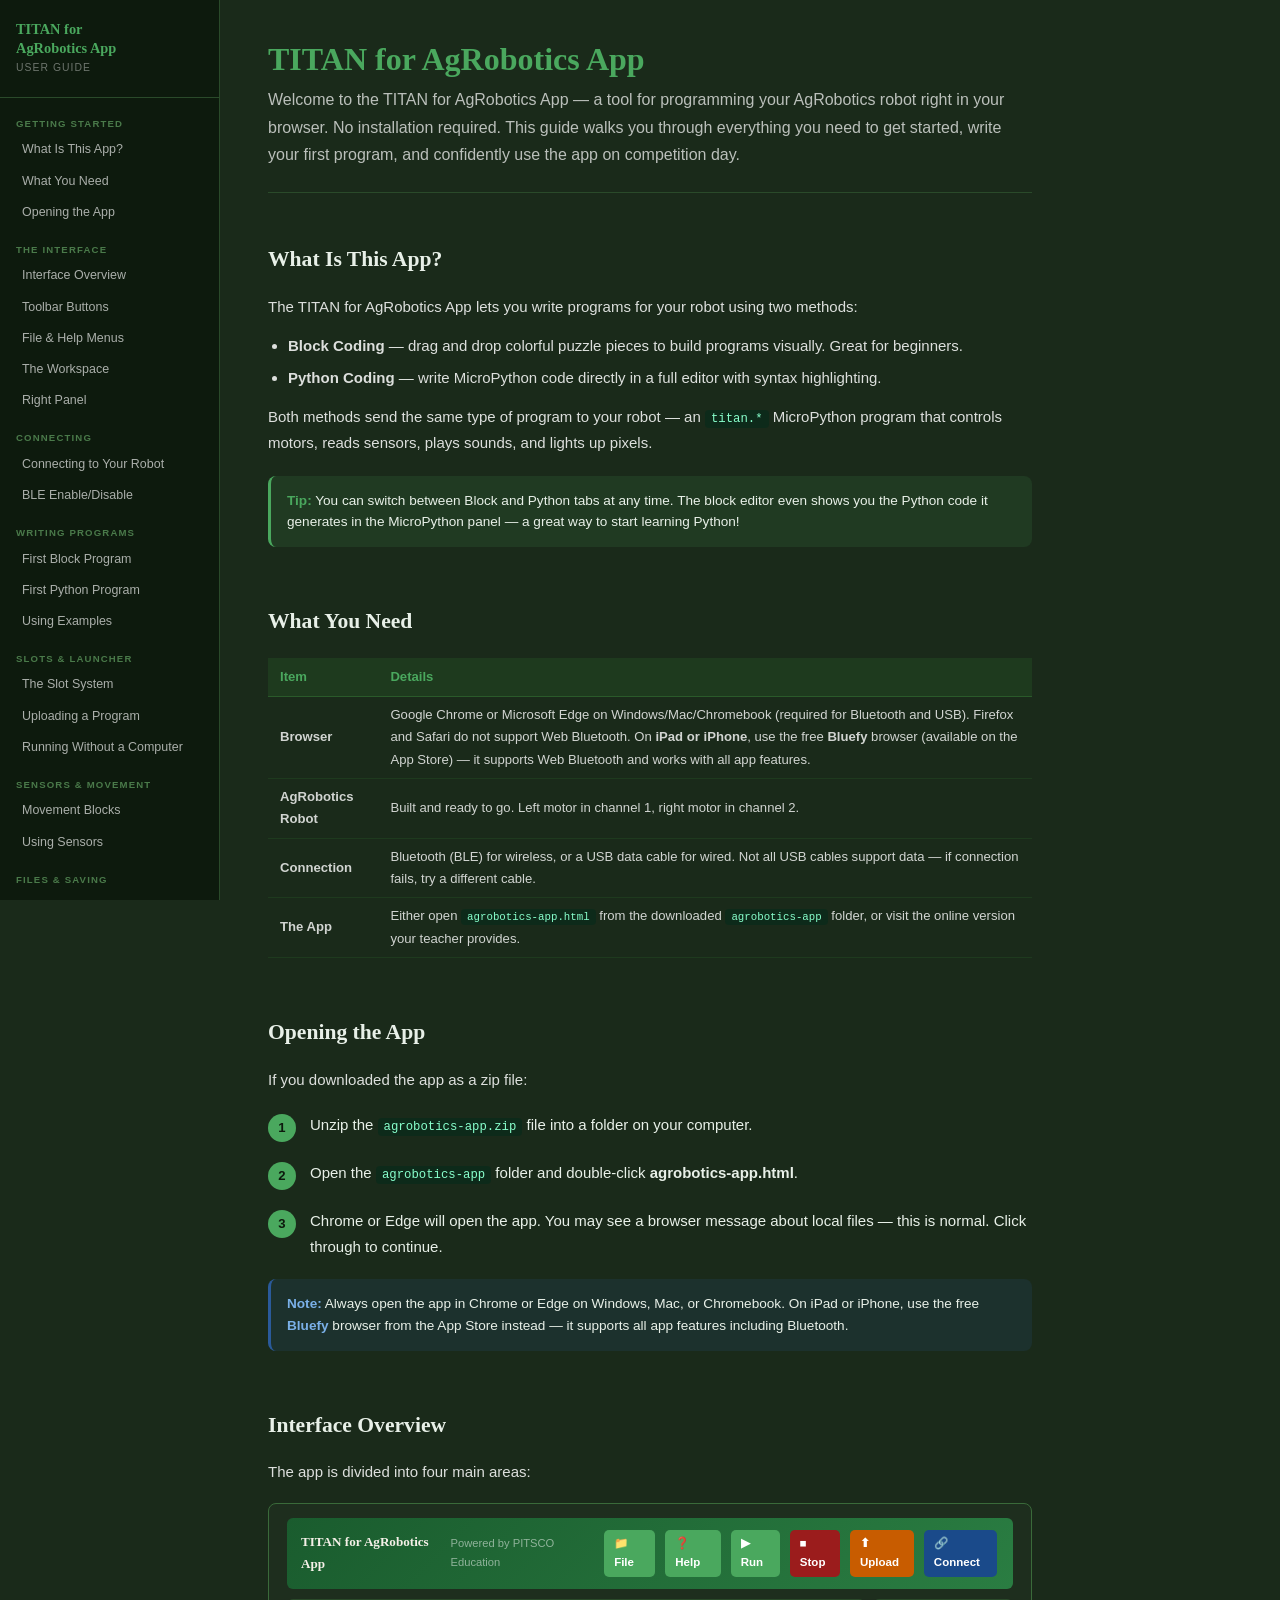
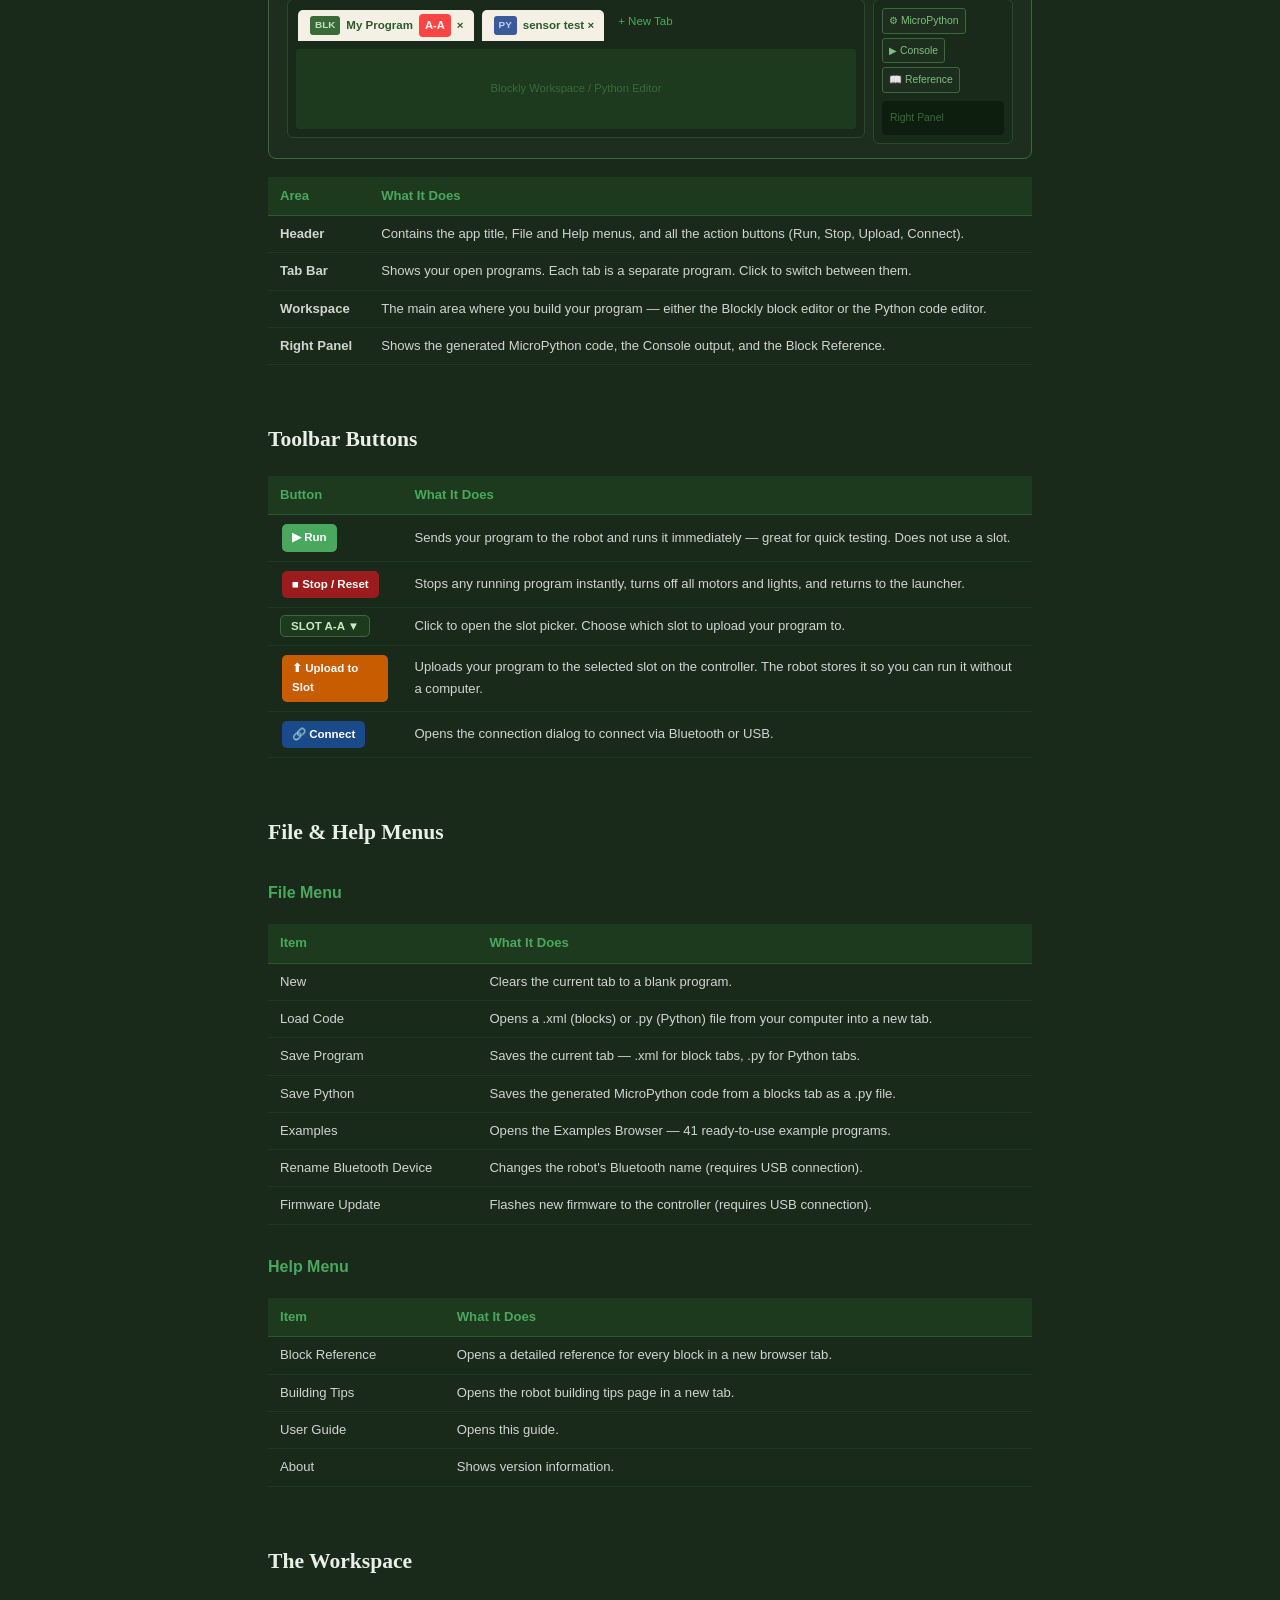
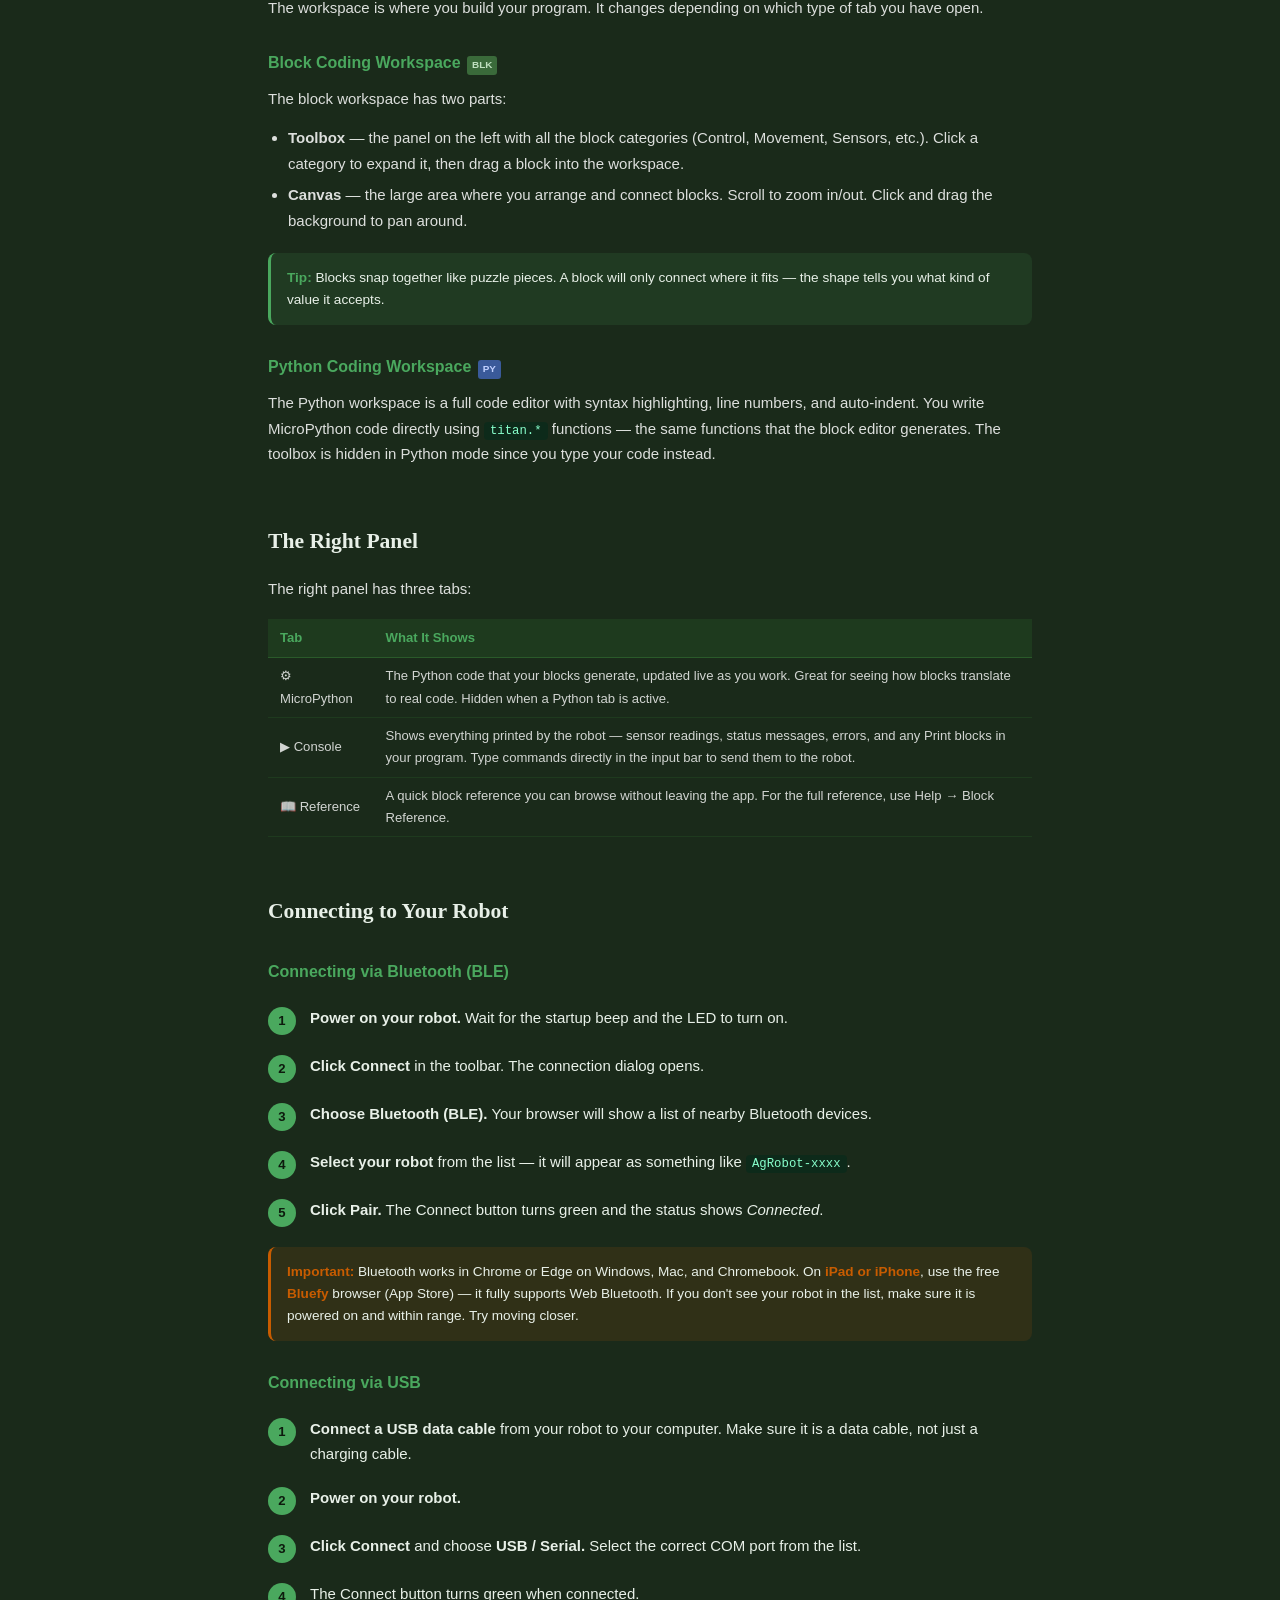
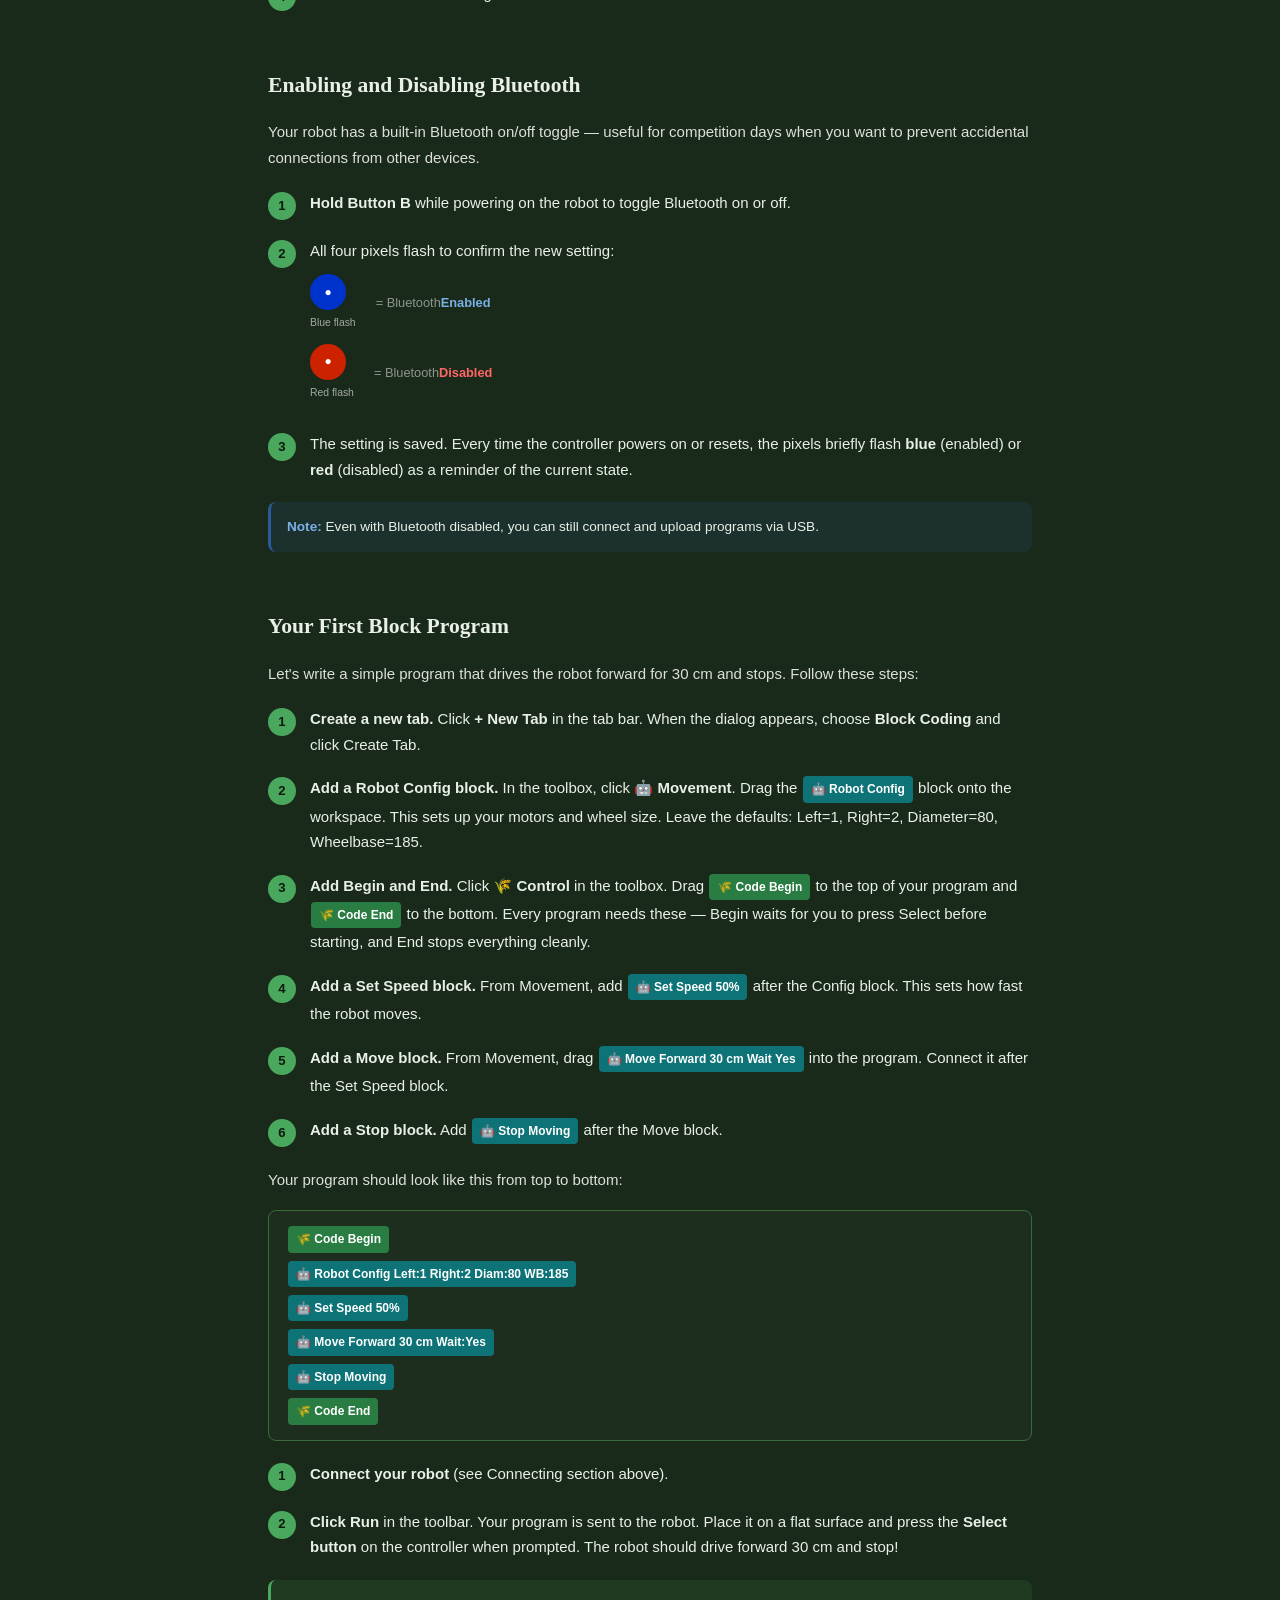
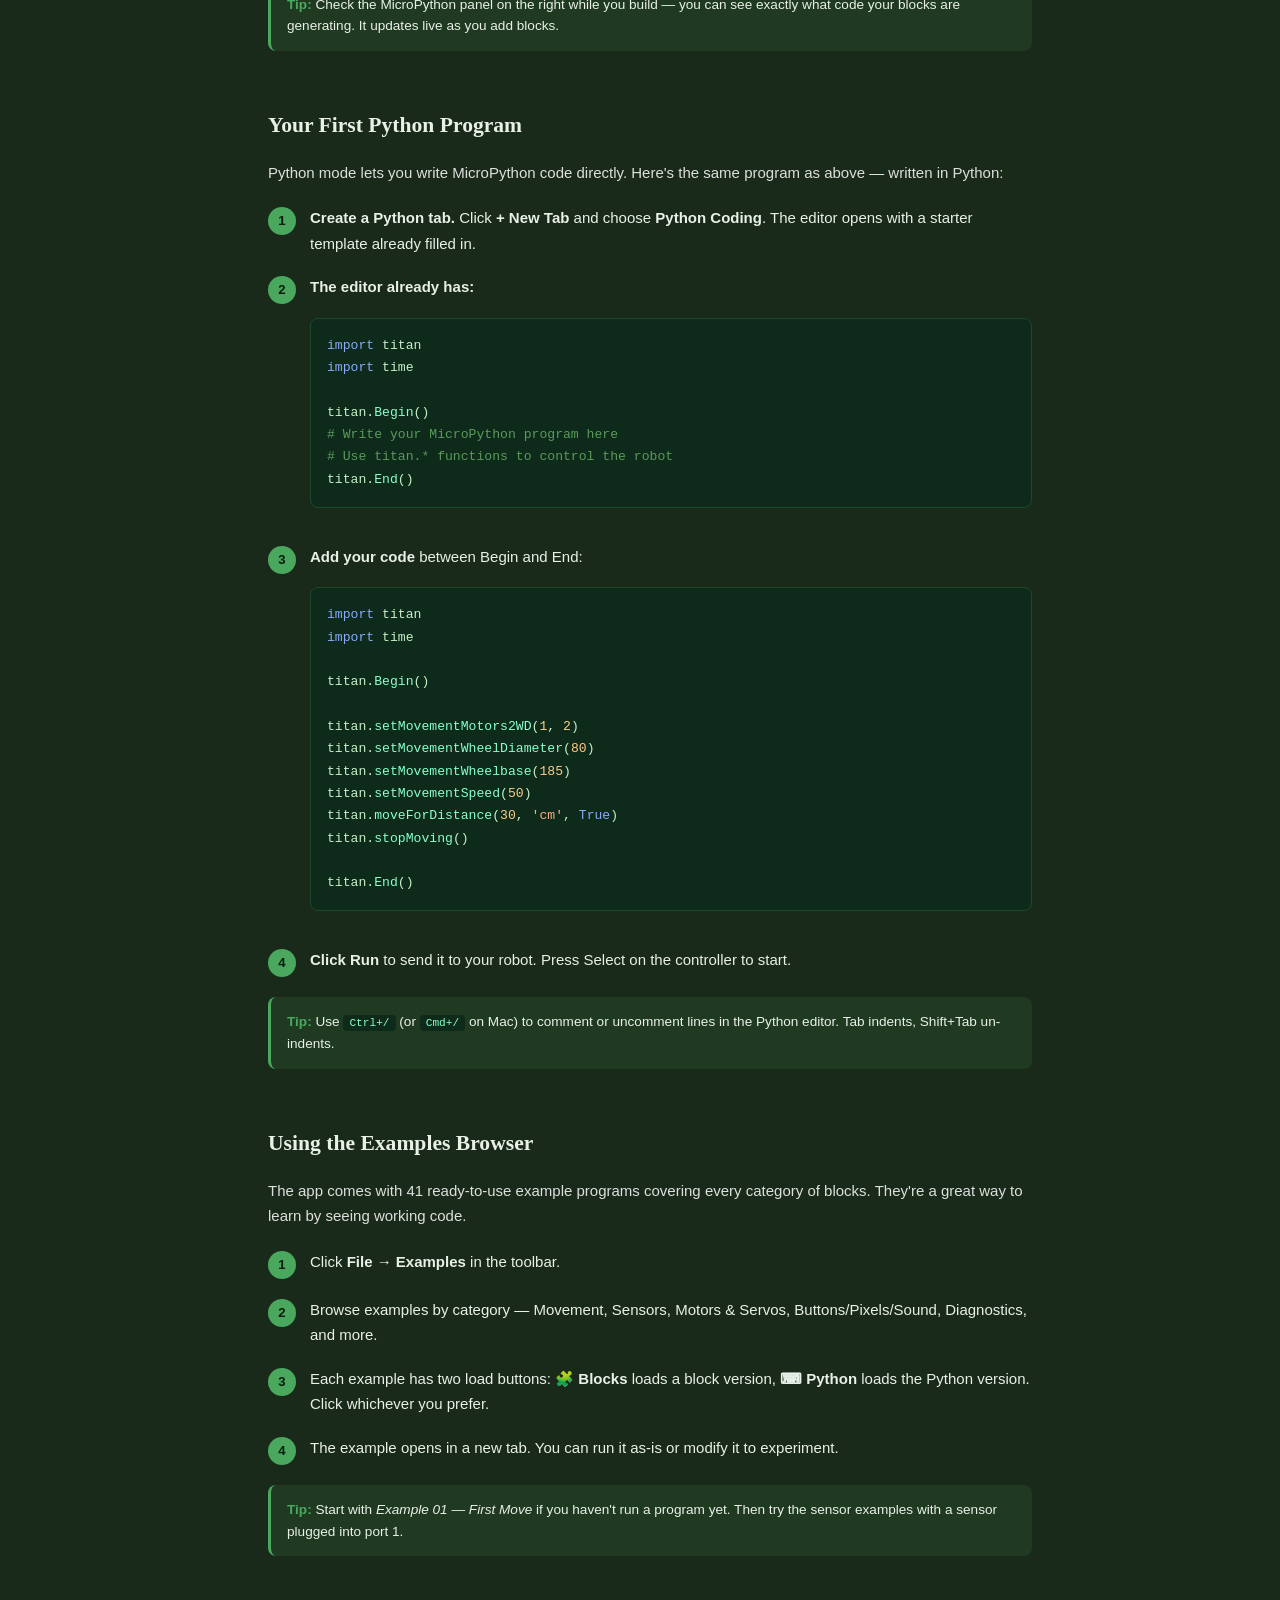
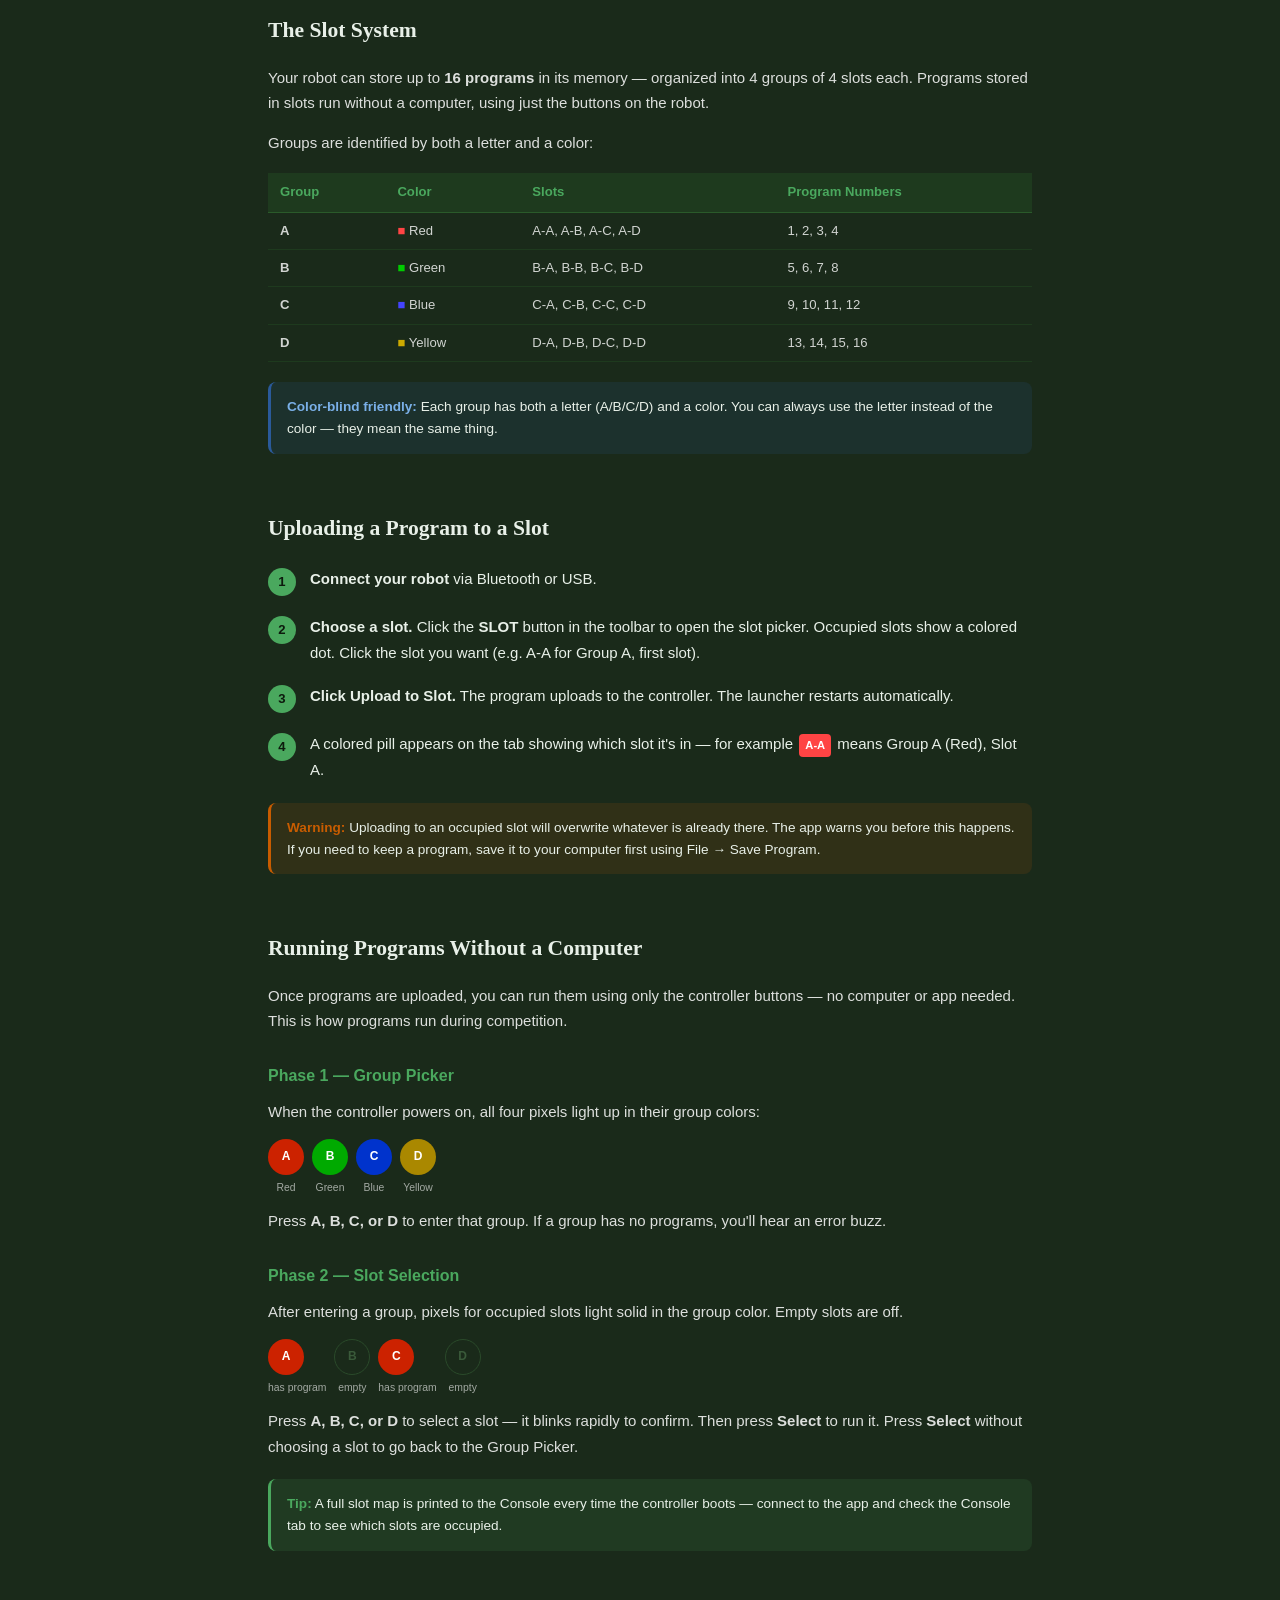
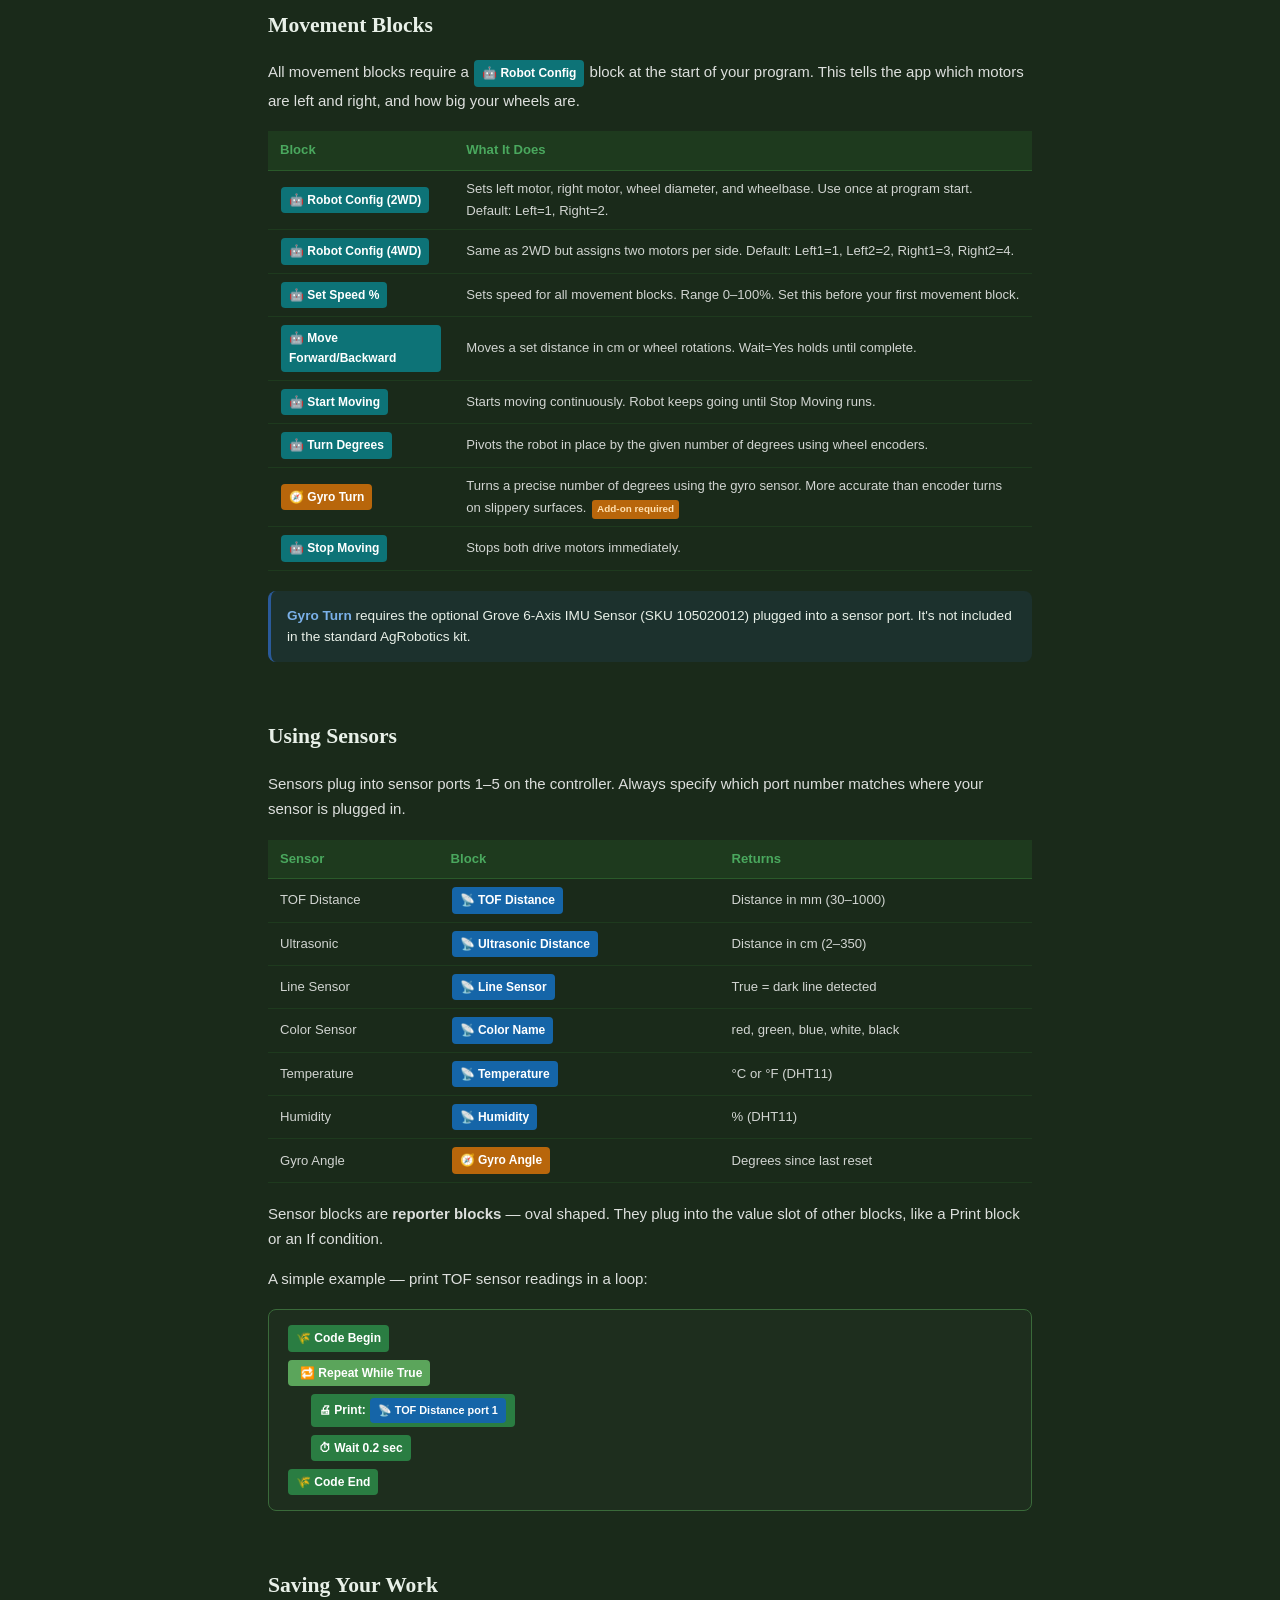
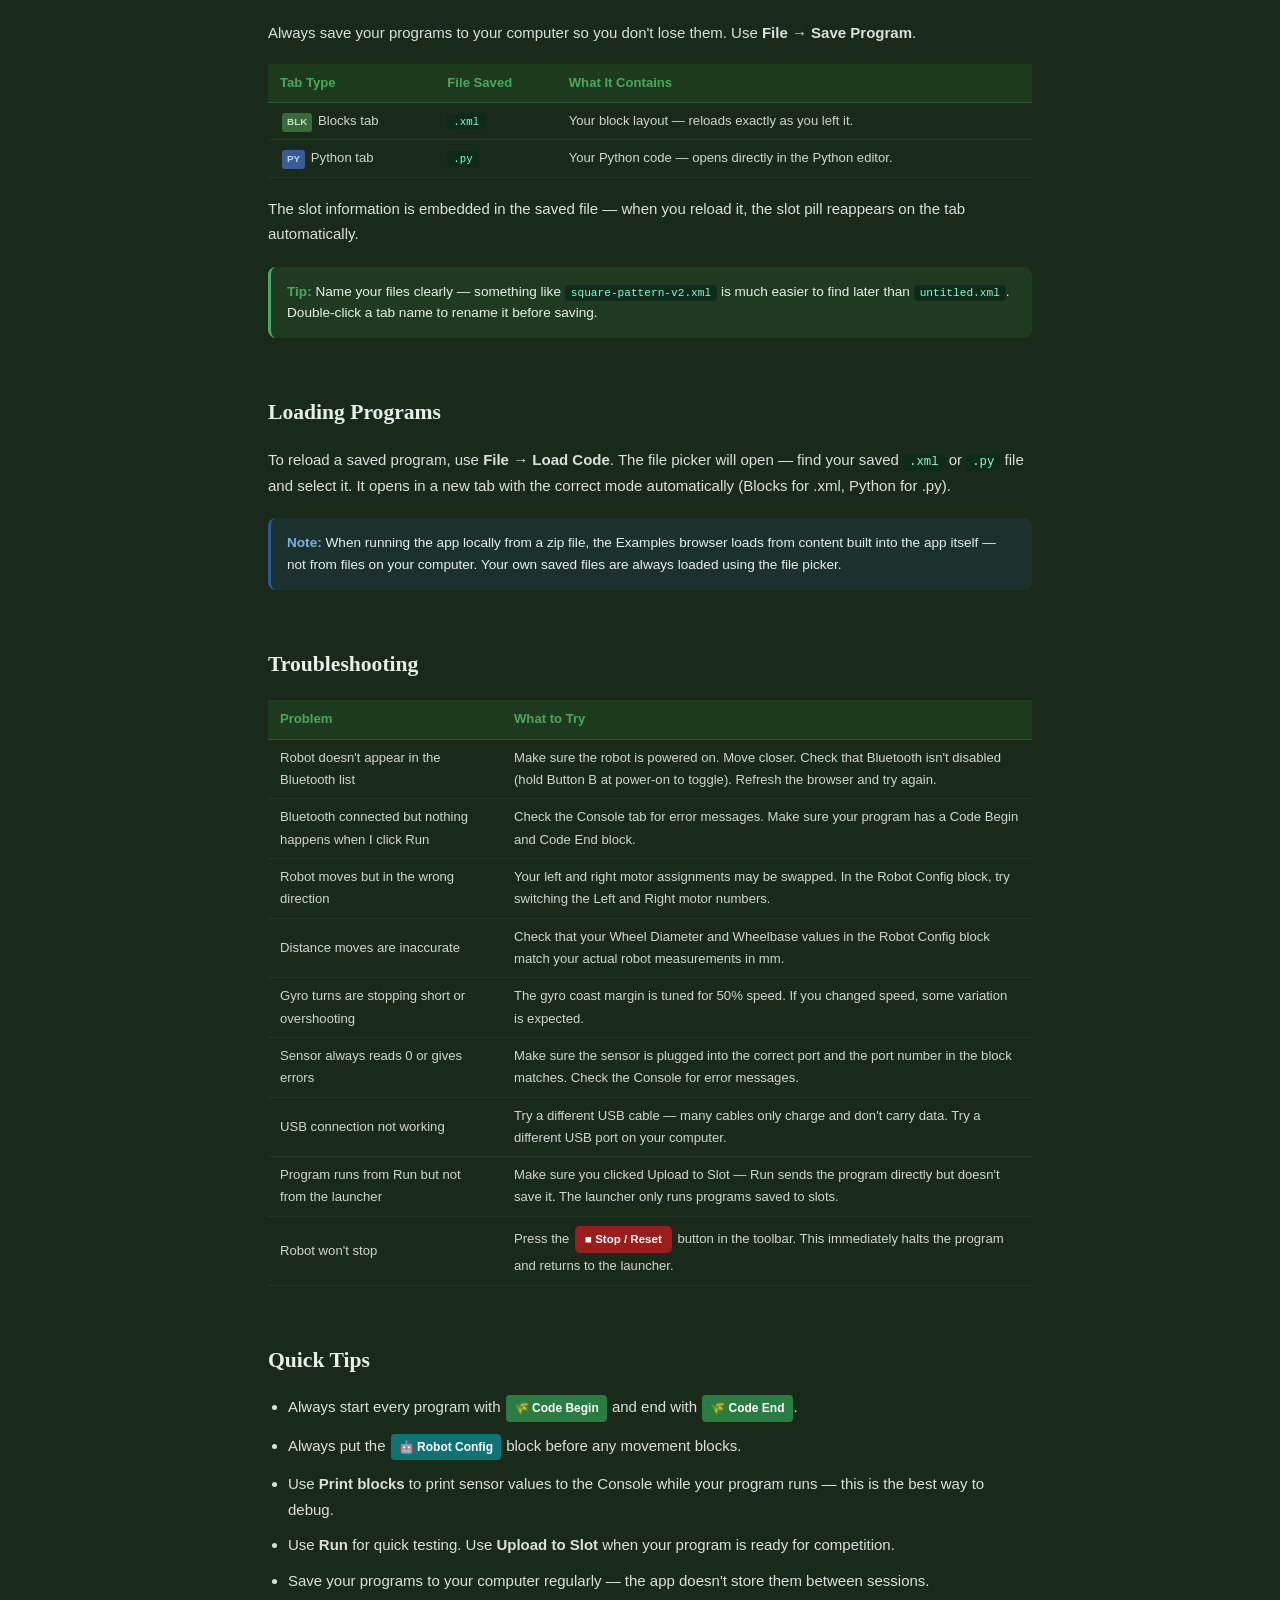
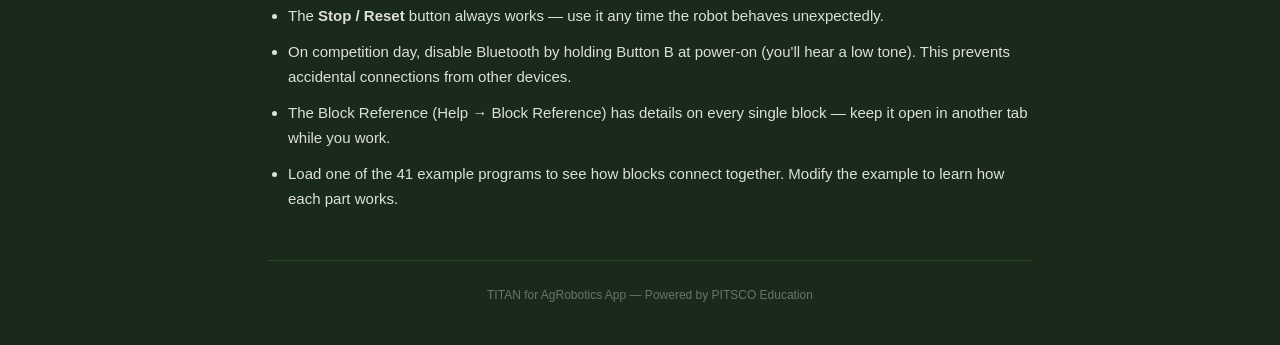
<file: guide.html>
<!DOCTYPE html>
<html lang="en">
<head>
<meta charset="utf-8">
<meta name="viewport" content="width=device-width, initial-scale=1.0">
<title>TITAN for AgRobotics App — User Guide</title>
<style>
  *{box-sizing:border-box;margin:0;padding:0}
  body{font-family:'Segoe UI',Arial,sans-serif;background:#1a2a1a;color:#e8f0e8;
    padding:0;margin:0;font-size:15px;line-height:1.7;}

  /* ── Layout ── */
  #sidebar{position:fixed;left:0;top:0;bottom:0;width:220px;background:#0d1a0d;
    border-right:1px solid #2a4a2a;overflow-y:auto;padding:20px 0;z-index:100;}
  #content{margin-left:220px;padding:40px 48px;max-width:860px;}

  /* ── Sidebar ── */
  .sidebar-logo{padding:0 16px 20px;border-bottom:1px solid #2a4a2a;margin-bottom:12px;}
  .sidebar-logo-title{font-size:.9rem;font-weight:700;color:#4aa85e;
    font-family:Georgia,serif;line-height:1.3;}
  .sidebar-logo-sub{font-size:.65rem;color:rgba(255,255,255,.4);
    text-transform:uppercase;letter-spacing:.1em;margin-top:2px;}
  .nav-section{padding:6px 16px 2px;font-size:.6rem;font-weight:800;
    color:#4a7a4a;letter-spacing:.12em;text-transform:uppercase;margin-top:8px;}
  .nav-link{display:block;padding:5px 16px 5px 20px;font-size:.78rem;
    color:rgba(255,255,255,.65);text-decoration:none;border-left:2px solid transparent;
    transition:color .15s,border-color .15s;}
  .nav-link:hover{color:#4aa85e;border-left-color:#4aa85e;}
  .nav-link.active{color:#4aa85e;border-left-color:#4aa85e;font-weight:700;}

  /* ── Content headings ── */
  h1{font-family:Georgia,serif;font-size:2rem;font-weight:700;color:#4aa85e;
    margin-bottom:8px;line-height:1.2;}
  .guide-intro{font-size:1rem;color:rgba(255,255,255,.7);margin-bottom:40px;
    padding-bottom:24px;border-bottom:1px solid #2a4a2a;}
  h2{font-family:Georgia,serif;font-size:1.35rem;font-weight:700;color:#e8f0e8;
    margin:48px 0 16px;padding-top:8px;}
  h2:first-of-type{margin-top:0;}
  h3{font-size:1rem;font-weight:700;color:#4aa85e;margin:28px 0 10px;}
  p{margin-bottom:14px;color:rgba(255,255,255,.85);}
  p:last-child{margin-bottom:0;}

  /* ── Section anchors ── */
  .section{scroll-margin-top:24px;}

  /* ── Tip/warning boxes ── */
  .tip,.warn,.note{border-radius:8px;padding:14px 16px;margin:20px 0;
    font-size:.85rem;line-height:1.6;}
  .tip{background:rgba(74,168,94,.12);border-left:3px solid #4aa85e;}
  .tip strong{color:#4aa85e;}
  .warn{background:rgba(200,92,0,.12);border-left:3px solid #c85c00;}
  .warn strong{color:#c85c00;}
  .note{background:rgba(42,90,154,.15);border-left:3px solid #2a5a9a;}
  .note strong{color:#7ab0e8;}

  /* ── Steps ── */
  .steps{counter-reset:step;margin:20px 0;}
  .step{display:flex;gap:14px;margin-bottom:18px;align-items:flex-start;}
  .step-num{counter-increment:step;content:counter(step);
    min-width:28px;height:28px;border-radius:50%;
    background:#4aa85e;color:#0d1a0d;font-weight:800;font-size:.82rem;
    display:flex;align-items:center;justify-content:center;flex-shrink:0;margin-top:2px;}
  .step-num::before{content:counter(step);}
  .step-body{flex:1;}
  .step-body strong{color:#e8f0e8;}

  /* ── UI mock elements ── */
  .ui-mock{background:#1e2e1e;border:1px solid #3a6a3a;border-radius:8px;
    padding:14px 18px;margin:18px 0;font-size:.82rem;}
  .ui-mock-header{background:linear-gradient(135deg,#1a5c2e,#2a7d42);
    border-radius:6px;padding:10px 14px;margin-bottom:10px;
    display:flex;align-items:center;gap:10px;}
  .ui-pill{display:inline-flex;align-items:center;gap:4px;
    padding:4px 10px;border-radius:5px;font-size:.72rem;font-weight:700;
    margin:2px;}
  .pill-green{background:#4aa85e;color:#fff;}
  .pill-red{background:#9b1c1c;color:#fff;}
  .pill-blue{background:#1a4a8a;color:#fff;}
  .pill-orange{background:#c85c00;color:#fff;}
  .pill-dark{background:#1e2e1e;border:1px solid #3a6a3a;color:#c8e8c8;}
  .slot-pill{display:inline-block;padding:2px 6px;border-radius:4px;
    font-size:.7rem;font-weight:800;color:#fff;margin:0 2px;}
  .tab-mock{display:inline-flex;align-items:center;gap:4px;
    background:#f5f0e4;color:#2a5a2a;padding:4px 10px;border-radius:5px 5px 0 0;
    font-size:.72rem;font-weight:600;margin:2px 2px 0;}
  .badge{display:inline-block;padding:1px 5px;border-radius:3px;
    font-size:.62rem;font-weight:800;margin:0 2px;}
  .badge-blk{background:#3a6a3a;color:#c0e0c0;}
  .badge-py{background:#3a5a9a;color:#c0d0ff;}
  .badge-addon{background:#b8660b;color:#ffe0b0;}

  /* ── Code snippets ── */
  code{background:#0d2a1a;color:#88ffcc;padding:2px 6px;border-radius:4px;
    font-family:'Courier New',monospace;font-size:.82em;}
  pre{background:#0d2a1a;color:#c8f0c8;padding:16px;border-radius:8px;
    font-family:'Courier New',monospace;font-size:.82rem;line-height:1.7;
    overflow-x:auto;margin:18px 0;border:1px solid #1a4a2a;}
  pre .cm{color:#5a9a5a;}
  pre .kw{color:#88aaff;}
  pre .fn{color:#88ffcc;}
  pre .num{color:#ffcc88;}
  pre .str{color:#ffaa88;}

  /* ── Tables ── */
  table{width:100%;border-collapse:collapse;margin:18px 0;font-size:.82rem;}
  th{background:#1e3a1e;color:#4aa85e;text-align:left;padding:8px 12px;
    font-weight:700;border-bottom:1px solid #2a5a2a;}
  td{padding:7px 12px;border-bottom:1px solid #1e3a1e;color:rgba(255,255,255,.8);}
  tr:hover td{background:rgba(74,168,94,.05);}

  /* ── Block colors ── */
  .blk{display:inline-flex;align-items:center;gap:3px;padding:3px 8px;
    border-radius:4px;font-size:.75rem;font-weight:700;color:#fff;margin:1px;}
  .blk-control{background:#2a7d42;}
  .blk-move{background:#0d7377;}
  .blk-motor{background:#8B4513;}
  .blk-sensor{background:#1565a8;}
  .blk-pixel{background:#b8860b;}
  .blk-sound{background:#7b3f8c;}
  .blk-logic{background:#5b73a5;}
  .blk-loop{background:#5ba55b;}
  .blk-op{background:#5b5ba5;}
  .blk-gyro{background:#b8660b;}

  /* ── Pixel dots for launcher diagram ── */
  .pixel-row{display:flex;gap:8px;margin:12px 0;}
  .pixel{width:36px;height:36px;border-radius:50%;display:flex;
    align-items:center;justify-content:center;font-weight:800;font-size:.75rem;color:#fff;}
  .px-red{background:#cc2200;}
  .px-green{background:#00aa00;}
  .px-blue{background:#0033cc;}
  .px-yellow{background:#aa8800;color:#fff;}
  .px-off{background:#1a2a1a;border:1px solid #2a4a2a;color:#3a5a3a;}

  /* ── Responsive ── */
  @media(max-width:700px){
    #sidebar{display:none;}
    #content{margin-left:0;padding:24px 20px;}
  }
</style>
</head>
<body>

<!-- SIDEBAR NAV -->
<nav id="sidebar">
  <div class="sidebar-logo">
    <div class="sidebar-logo-title">TITAN for<br>AgRobotics App</div>
    <div class="sidebar-logo-sub">User Guide</div>
  </div>
  <div class="nav-section">Getting Started</div>
  <a class="nav-link" href="#intro">What Is This App?</a>
  <a class="nav-link" href="#what-you-need">What You Need</a>
  <a class="nav-link" href="#opening">Opening the App</a>
  <div class="nav-section">The Interface</div>
  <a class="nav-link" href="#interface">Interface Overview</a>
  <a class="nav-link" href="#toolbar">Toolbar Buttons</a>
  <a class="nav-link" href="#menus">File & Help Menus</a>
  <a class="nav-link" href="#workspace">The Workspace</a>
  <a class="nav-link" href="#right-panel">Right Panel</a>
  <div class="nav-section">Connecting</div>
  <a class="nav-link" href="#connecting">Connecting to Your Robot</a>
  <a class="nav-link" href="#ble-toggle">BLE Enable/Disable</a>
  <div class="nav-section">Writing Programs</div>
  <a class="nav-link" href="#first-blocks">First Block Program</a>
  <a class="nav-link" href="#first-python">First Python Program</a>
  <a class="nav-link" href="#examples">Using Examples</a>
  <div class="nav-section">Slots & Launcher</div>
  <a class="nav-link" href="#slots">The Slot System</a>
  <a class="nav-link" href="#uploading">Uploading a Program</a>
  <a class="nav-link" href="#launcher">Running Without a Computer</a>
  <div class="nav-section">Sensors & Movement</div>
  <a class="nav-link" href="#movement">Movement Blocks</a>
  <a class="nav-link" href="#sensors">Using Sensors</a>
  <div class="nav-section">Files & Saving</div>
  <a class="nav-link" href="#saving">Saving Your Work</a>
  <a class="nav-link" href="#loading">Loading Programs</a>
  <div class="nav-section">Help</div>
  <a class="nav-link" href="#troubleshooting">Troubleshooting</a>
  <a class="nav-link" href="#tips">Quick Tips</a>
</nav>

<!-- MAIN CONTENT -->
<main id="content">

  <h1>TITAN for AgRobotics App</h1>
  <div class="guide-intro">
    Welcome to the TITAN for AgRobotics App — a tool for programming your AgRobotics robot
    right in your browser. No installation required. This guide walks you through everything
    you need to get started, write your first program, and confidently use the app on
    competition day.
  </div>

  <!-- ═══════════════════════════════════════════════════════════════ -->
  <h2 class="section" id="intro">What Is This App?</h2>

  <p>The TITAN for AgRobotics App lets you write programs for your robot using two methods:</p>
  <ul style="margin:0 0 14px 20px;color:rgba(255,255,255,.85);">
    <li style="margin-bottom:6px;"><strong>Block Coding</strong> — drag and drop colorful puzzle pieces to build programs visually. Great for beginners.</li>
    <li style="margin-bottom:6px;"><strong>Python Coding</strong> — write MicroPython code directly in a full editor with syntax highlighting.</li>
  </ul>
  <p>Both methods send the same type of program to your robot — an <code>titan.*</code> MicroPython program that controls motors, reads sensors, plays sounds, and lights up pixels.</p>

  <div class="tip"><strong>Tip:</strong> You can switch between Block and Python tabs at any time. The block editor even shows you the Python code it generates in the MicroPython panel — a great way to start learning Python!</div>

  <!-- ═══════════════════════════════════════════════════════════════ -->
  <h2 class="section" id="what-you-need">What You Need</h2>

  <table>
    <tr><th>Item</th><th>Details</th></tr>
    <tr><td><strong>Browser</strong></td><td>Google Chrome or Microsoft Edge on Windows/Mac/Chromebook (required for Bluetooth and USB). Firefox and Safari do not support Web Bluetooth. On <strong>iPad or iPhone</strong>, use the free <strong>Bluefy</strong> browser (available on the App Store) — it supports Web Bluetooth and works with all app features.</td></tr>
    <tr><td><strong>AgRobotics Robot</strong></td><td>Built and ready to go. Left motor in channel 1, right motor in channel 2.</td></tr>
    <tr><td><strong>Connection</strong></td><td>Bluetooth (BLE) for wireless, or a USB data cable for wired. Not all USB cables support data — if connection fails, try a different cable.</td></tr>
    <tr><td><strong>The App</strong></td><td>Either open <code>agrobotics-app.html</code> from the downloaded <code>agrobotics-app</code> folder, or visit the online version your teacher provides.</td></tr>
  </table>

  <!-- ═══════════════════════════════════════════════════════════════ -->
  <h2 class="section" id="opening">Opening the App</h2>

  <p>If you downloaded the app as a zip file:</p>
  <div class="steps">
    <div class="step"><div class="step-num"></div><div class="step-body">Unzip the <code>agrobotics-app.zip</code> file into a folder on your computer.</div></div>
    <div class="step"><div class="step-num"></div><div class="step-body">Open the <code>agrobotics-app</code> folder and double-click <strong>agrobotics-app.html</strong>.</div></div>
    <div class="step"><div class="step-num"></div><div class="step-body">Chrome or Edge will open the app. You may see a browser message about local files — this is normal. Click through to continue.</div></div>
  </div>

  <div class="note"><strong>Note:</strong> Always open the app in Chrome or Edge on Windows, Mac, or Chromebook. On iPad or iPhone, use the free <strong>Bluefy</strong> browser from the App Store instead — it supports all app features including Bluetooth.</div>

  <!-- ═══════════════════════════════════════════════════════════════ -->
  <h2 class="section" id="interface">Interface Overview</h2>

  <p>The app is divided into four main areas:</p>

  <div class="ui-mock">
    <div class="ui-mock-header">
      <span style="color:#f5f0e8;font-weight:700;font-family:Georgia,serif;">TITAN for AgRobotics App</span>
      <span style="color:rgba(255,255,255,.5);font-size:.7rem;">Powered by PITSCO Education</span>
      <span style="margin-left:auto;display:flex;gap:6px;">
        <span class="ui-pill pill-green">📁 File</span>
        <span class="ui-pill pill-green">❓ Help</span>
        <span class="ui-pill pill-green">▶ Run</span>
        <span class="ui-pill pill-red">■ Stop</span>
        <span class="ui-pill pill-orange">⬆ Upload</span>
        <span class="ui-pill pill-blue">🔗 Connect</span>
      </span>
    </div>
    <div style="display:flex;gap:8px;align-items:flex-start;font-size:.72rem;">
      <div style="flex:1;background:#1a2a1a;border:1px solid #2a4a2a;border-radius:6px;padding:8px;">
        <div style="display:flex;gap:4px;margin-bottom:8px;">
          <span class="tab-mock"><span class="badge badge-blk">BLK</span> My Program <span class="slot-pill" style="background:#ff4444;">A-A</span> ×</span>
          <span class="tab-mock"><span class="badge badge-py">PY</span> sensor test ×</span>
          <span style="padding:4px 8px;font-size:.72rem;color:#4aa85e;cursor:pointer;">+ New Tab</span>
        </div>
        <div style="background:#1e3a1e;border-radius:4px;padding:16px;min-height:80px;color:#3a6a3a;font-size:.7rem;text-align:center;padding-top:30px;">
          Blockly Workspace / Python Editor
        </div>
      </div>
      <div style="width:140px;background:#1a2a1a;border:1px solid #2a4a2a;border-radius:6px;padding:8px;">
        <div style="display:flex;gap:4px;margin-bottom:8px;flex-wrap:wrap;">
          <span style="font-size:.65rem;padding:3px 6px;background:#1e2e1e;border:1px solid #3a6a3a;border-radius:3px;color:#7dbf7d;">⚙ MicroPython</span>
          <span style="font-size:.65rem;padding:3px 6px;background:#1e2e1e;border:1px solid #3a6a3a;border-radius:3px;color:#7dbf7d;">▶ Console</span>
          <span style="font-size:.65rem;padding:3px 6px;background:#1e2e1e;border:1px solid #3a6a3a;border-radius:3px;color:#7dbf7d;">📖 Reference</span>
        </div>
        <div style="background:#0e1e0e;border-radius:4px;padding:8px;font-size:.65rem;color:#3a6a3a;">Right Panel</div>
      </div>
    </div>
  </div>

  <table>
    <tr><th>Area</th><th>What It Does</th></tr>
    <tr><td><strong>Header</strong></td><td>Contains the app title, File and Help menus, and all the action buttons (Run, Stop, Upload, Connect).</td></tr>
    <tr><td><strong>Tab Bar</strong></td><td>Shows your open programs. Each tab is a separate program. Click to switch between them.</td></tr>
    <tr><td><strong>Workspace</strong></td><td>The main area where you build your program — either the Blockly block editor or the Python code editor.</td></tr>
    <tr><td><strong>Right Panel</strong></td><td>Shows the generated MicroPython code, the Console output, and the Block Reference.</td></tr>
  </table>

  <!-- ═══════════════════════════════════════════════════════════════ -->
  <h2 class="section" id="toolbar">Toolbar Buttons</h2>

  <table>
    <tr><th>Button</th><th>What It Does</th></tr>
    <tr><td><span class="ui-pill pill-green" style="font-size:.72rem;">▶ Run</span></td><td>Sends your program to the robot and runs it immediately — great for quick testing. Does not use a slot.</td></tr>
    <tr><td><span class="ui-pill pill-red" style="font-size:.72rem;">■ Stop / Reset</span></td><td>Stops any running program instantly, turns off all motors and lights, and returns to the launcher.</td></tr>
    <tr><td><span style="background:#1e3a1e;border:1px solid #3a6a3a;color:#c8e8c8;padding:4px 10px;border-radius:5px;font-size:.72rem;font-weight:700;">SLOT A-A ▼</span></td><td>Click to open the slot picker. Choose which slot to upload your program to.</td></tr>
    <tr><td><span class="ui-pill pill-orange" style="font-size:.72rem;">⬆ Upload to Slot</span></td><td>Uploads your program to the selected slot on the controller. The robot stores it so you can run it without a computer.</td></tr>
    <tr><td><span class="ui-pill pill-blue" style="font-size:.72rem;">🔗 Connect</span></td><td>Opens the connection dialog to connect via Bluetooth or USB.</td></tr>
  </table>

  <!-- ═══════════════════════════════════════════════════════════════ -->
  <h2 class="section" id="menus">File & Help Menus</h2>

  <h3>File Menu</h3>
  <table>
    <tr><th>Item</th><th>What It Does</th></tr>
    <tr><td>New</td><td>Clears the current tab to a blank program.</td></tr>
    <tr><td>Load Code</td><td>Opens a .xml (blocks) or .py (Python) file from your computer into a new tab.</td></tr>
    <tr><td>Save Program</td><td>Saves the current tab — .xml for block tabs, .py for Python tabs.</td></tr>
    <tr><td>Save Python</td><td>Saves the generated MicroPython code from a blocks tab as a .py file.</td></tr>
    <tr><td>Examples</td><td>Opens the Examples Browser — 41 ready-to-use example programs.</td></tr>
    <tr><td>Rename Bluetooth Device</td><td>Changes the robot's Bluetooth name (requires USB connection).</td></tr>
    <tr><td>Firmware Update</td><td>Flashes new firmware to the controller (requires USB connection).</td></tr>
  </table>

  <h3>Help Menu</h3>
  <table>
    <tr><th>Item</th><th>What It Does</th></tr>
    <tr><td>Block Reference</td><td>Opens a detailed reference for every block in a new browser tab.</td></tr>
    <tr><td>Building Tips</td><td>Opens the robot building tips page in a new tab.</td></tr>
    <tr><td>User Guide</td><td>Opens this guide.</td></tr>
    <tr><td>About</td><td>Shows version information.</td></tr>
  </table>

  <!-- ═══════════════════════════════════════════════════════════════ -->
  <h2 class="section" id="workspace">The Workspace</h2>

  <p>The workspace is where you build your program. It changes depending on which type of tab you have open.</p>

  <h3>Block Coding Workspace <span class="badge badge-blk">BLK</span></h3>
  <p>The block workspace has two parts:</p>
  <ul style="margin:0 0 14px 20px;color:rgba(255,255,255,.85);">
    <li style="margin-bottom:6px;"><strong>Toolbox</strong> — the panel on the left with all the block categories (Control, Movement, Sensors, etc.). Click a category to expand it, then drag a block into the workspace.</li>
    <li style="margin-bottom:6px;"><strong>Canvas</strong> — the large area where you arrange and connect blocks. Scroll to zoom in/out. Click and drag the background to pan around.</li>
  </ul>
  <div class="tip"><strong>Tip:</strong> Blocks snap together like puzzle pieces. A block will only connect where it fits — the shape tells you what kind of value it accepts.</div>

  <h3>Python Coding Workspace <span class="badge badge-py">PY</span></h3>
  <p>The Python workspace is a full code editor with syntax highlighting, line numbers, and auto-indent. You write MicroPython code directly using <code>titan.*</code> functions — the same functions that the block editor generates. The toolbox is hidden in Python mode since you type your code instead.</p>

  <!-- ═══════════════════════════════════════════════════════════════ -->
  <h2 class="section" id="right-panel">The Right Panel</h2>

  <p>The right panel has three tabs:</p>
  <table>
    <tr><th>Tab</th><th>What It Shows</th></tr>
    <tr><td>⚙ MicroPython</td><td>The Python code that your blocks generate, updated live as you work. Great for seeing how blocks translate to real code. Hidden when a Python tab is active.</td></tr>
    <tr><td>▶ Console</td><td>Shows everything printed by the robot — sensor readings, status messages, errors, and any Print blocks in your program. Type commands directly in the input bar to send them to the robot.</td></tr>
    <tr><td>📖 Reference</td><td>A quick block reference you can browse without leaving the app. For the full reference, use Help → Block Reference.</td></tr>
  </table>

  <!-- ═══════════════════════════════════════════════════════════════ -->
  <h2 class="section" id="connecting">Connecting to Your Robot</h2>

  <h3>Connecting via Bluetooth (BLE)</h3>
  <div class="steps">
    <div class="step"><div class="step-num"></div><div class="step-body"><strong>Power on your robot.</strong> Wait for the startup beep and the LED to turn on.</div></div>
    <div class="step"><div class="step-num"></div><div class="step-body"><strong>Click Connect</strong> in the toolbar. The connection dialog opens.</div></div>
    <div class="step"><div class="step-num"></div><div class="step-body"><strong>Choose Bluetooth (BLE).</strong> Your browser will show a list of nearby Bluetooth devices.</div></div>
    <div class="step"><div class="step-num"></div><div class="step-body"><strong>Select your robot</strong> from the list — it will appear as something like <code>AgRobot-xxxx</code>.</div></div>
    <div class="step"><div class="step-num"></div><div class="step-body"><strong>Click Pair.</strong> The Connect button turns green and the status shows <em>Connected</em>.</div></div>
  </div>

  <div class="warn"><strong>Important:</strong> Bluetooth works in Chrome or Edge on Windows, Mac, and Chromebook. On <strong>iPad or iPhone</strong>, use the free <strong>Bluefy</strong> browser (App Store) — it fully supports Web Bluetooth. If you don't see your robot in the list, make sure it is powered on and within range. Try moving closer.</div>

  <h3>Connecting via USB</h3>
  <div class="steps">
    <div class="step"><div class="step-num"></div><div class="step-body"><strong>Connect a USB data cable</strong> from your robot to your computer. Make sure it is a data cable, not just a charging cable.</div></div>
    <div class="step"><div class="step-num"></div><div class="step-body"><strong>Power on your robot.</strong></div></div>
    <div class="step"><div class="step-num"></div><div class="step-body"><strong>Click Connect</strong> and choose <strong>USB / Serial.</strong> Select the correct COM port from the list.</div></div>
    <div class="step"><div class="step-num"></div><div class="step-body">The Connect button turns green when connected.</div></div>
  </div>

  <!-- ═══════════════════════════════════════════════════════════════ -->
  <h2 class="section" id="ble-toggle">Enabling and Disabling Bluetooth</h2>

  <p>Your robot has a built-in Bluetooth on/off toggle — useful for competition days when you want to prevent accidental connections from other devices.</p>

  <div class="steps">
    <div class="step"><div class="step-num"></div><div class="step-body"><strong>Hold Button B</strong> while powering on the robot to toggle Bluetooth on or off.</div></div>
    <div class="step"><div class="step-num"></div><div class="step-body">All four pixels flash to confirm the new setting:
      <div class="pixel-row" style="margin-top:10px;">
        <div style="text-align:center"><div class="pixel px-blue">●</div><div style="font-size:.65rem;margin-top:4px;color:rgba(255,255,255,.6);">Blue flash</div></div>
        <div style="display:flex;align-items:center;padding:0 12px;color:rgba(255,255,255,.5);font-size:.8rem;">= Bluetooth <strong style="color:#7ab0e8;">Enabled</strong></div>
      </div>
      <div class="pixel-row" style="margin-top:6px;">
        <div style="text-align:center"><div class="pixel px-red">●</div><div style="font-size:.65rem;margin-top:4px;color:rgba(255,255,255,.6);">Red flash</div></div>
        <div style="display:flex;align-items:center;padding:0 12px;color:rgba(255,255,255,.5);font-size:.8rem;">= Bluetooth <strong style="color:#ff6666;">Disabled</strong></div>
      </div>
    </div></div>
    <div class="step"><div class="step-num"></div><div class="step-body">The setting is saved. Every time the controller powers on or resets, the pixels briefly flash <strong>blue</strong> (enabled) or <strong>red</strong> (disabled) as a reminder of the current state.</div></div>
  </div>

  <div class="note"><strong>Note:</strong> Even with Bluetooth disabled, you can still connect and upload programs via USB.</div>

  <!-- ═══════════════════════════════════════════════════════════════ -->
  <h2 class="section" id="first-blocks">Your First Block Program</h2>

  <p>Let's write a simple program that drives the robot forward for 30 cm and stops. Follow these steps:</p>

  <div class="steps">
    <div class="step"><div class="step-num"></div><div class="step-body">
      <strong>Create a new tab.</strong> Click <strong>+ New Tab</strong> in the tab bar. When the dialog appears, choose <strong>Block Coding</strong> and click Create Tab.
    </div></div>
    <div class="step"><div class="step-num"></div><div class="step-body">
      <strong>Add a Robot Config block.</strong> In the toolbox, click <strong>🤖 Movement</strong>. Drag the <span class="blk blk-move">🤖 Robot Config</span> block onto the workspace. This sets up your motors and wheel size. Leave the defaults: Left=1, Right=2, Diameter=80, Wheelbase=185.
    </div></div>
    <div class="step"><div class="step-num"></div><div class="step-body">
      <strong>Add Begin and End.</strong> Click <strong>🌾 Control</strong> in the toolbox. Drag <span class="blk blk-control">🌾 Code Begin</span> to the top of your program and <span class="blk blk-control">🌾 Code End</span> to the bottom. Every program needs these — Begin waits for you to press Select before starting, and End stops everything cleanly.
    </div></div>
    <div class="step"><div class="step-num"></div><div class="step-body">
      <strong>Add a Set Speed block.</strong> From Movement, add <span class="blk blk-move">🤖 Set Speed 50%</span> after the Config block. This sets how fast the robot moves.
    </div></div>
    <div class="step"><div class="step-num"></div><div class="step-body">
      <strong>Add a Move block.</strong> From Movement, drag <span class="blk blk-move">🤖 Move Forward 30 cm Wait Yes</span> into the program. Connect it after the Set Speed block.
    </div></div>
    <div class="step"><div class="step-num"></div><div class="step-body">
      <strong>Add a Stop block.</strong> Add <span class="blk blk-move">🤖 Stop Moving</span> after the Move block.
    </div></div>
  </div>

  <p>Your program should look like this from top to bottom:</p>
  <div class="ui-mock" style="display:flex;flex-direction:column;gap:6px;align-items:flex-start;">
    <span class="blk blk-control">🌾 Code Begin</span>
    <span class="blk blk-move">🤖 Robot Config Left:1 Right:2 Diam:80 WB:185</span>
    <span class="blk blk-move">🤖 Set Speed 50%</span>
    <span class="blk blk-move">🤖 Move Forward 30 cm Wait:Yes</span>
    <span class="blk blk-move">🤖 Stop Moving</span>
    <span class="blk blk-control">🌾 Code End</span>
  </div>

  <div class="steps">
    <div class="step"><div class="step-num"></div><div class="step-body">
      <strong>Connect your robot</strong> (see Connecting section above).
    </div></div>
    <div class="step"><div class="step-num"></div><div class="step-body">
      <strong>Click Run</strong> in the toolbar. Your program is sent to the robot. Place it on a flat surface and press the <strong>Select button</strong> on the controller when prompted. The robot should drive forward 30 cm and stop!
    </div></div>
  </div>

  <div class="tip"><strong>Tip:</strong> Check the MicroPython panel on the right while you build — you can see exactly what code your blocks are generating. It updates live as you add blocks.</div>

  <!-- ═══════════════════════════════════════════════════════════════ -->
  <h2 class="section" id="first-python">Your First Python Program</h2>

  <p>Python mode lets you write MicroPython code directly. Here's the same program as above — written in Python:</p>

  <div class="steps">
    <div class="step"><div class="step-num"></div><div class="step-body">
      <strong>Create a Python tab.</strong> Click <strong>+ New Tab</strong> and choose <strong>Python Coding</strong>. The editor opens with a starter template already filled in.
    </div></div>
    <div class="step"><div class="step-num"></div><div class="step-body">
      <strong>The editor already has:</strong>
      <pre><span class="kw">import</span> titan
<span class="kw">import</span> time

titan.<span class="fn">Begin</span>()
<span class="cm"># Write your MicroPython program here</span>
<span class="cm"># Use titan.* functions to control the robot</span>
titan.<span class="fn">End</span>()</pre>
    </div></div>
    <div class="step"><div class="step-num"></div><div class="step-body">
      <strong>Add your code</strong> between Begin and End:
      <pre><span class="kw">import</span> titan
<span class="kw">import</span> time

titan.<span class="fn">Begin</span>()

titan.<span class="fn">setMovementMotors2WD</span>(<span class="num">1</span>, <span class="num">2</span>)
titan.<span class="fn">setMovementWheelDiameter</span>(<span class="num">80</span>)
titan.<span class="fn">setMovementWheelbase</span>(<span class="num">185</span>)
titan.<span class="fn">setMovementSpeed</span>(<span class="num">50</span>)
titan.<span class="fn">moveForDistance</span>(<span class="num">30</span>, <span class="str">'cm'</span>, <span class="kw">True</span>)
titan.<span class="fn">stopMoving</span>()

titan.<span class="fn">End</span>()</pre>
    </div></div>
    <div class="step"><div class="step-num"></div><div class="step-body">
      <strong>Click Run</strong> to send it to your robot. Press Select on the controller to start.
    </div></div>
  </div>

  <div class="tip"><strong>Tip:</strong> Use <code>Ctrl+/</code> (or <code>Cmd+/</code> on Mac) to comment or uncomment lines in the Python editor. Tab indents, Shift+Tab un-indents.</div>

  <!-- ═══════════════════════════════════════════════════════════════ -->
  <h2 class="section" id="examples">Using the Examples Browser</h2>

  <p>The app comes with 41 ready-to-use example programs covering every category of blocks. They're a great way to learn by seeing working code.</p>

  <div class="steps">
    <div class="step"><div class="step-num"></div><div class="step-body">Click <strong>File → Examples</strong> in the toolbar.</div></div>
    <div class="step"><div class="step-num"></div><div class="step-body">Browse examples by category — Movement, Sensors, Motors & Servos, Buttons/Pixels/Sound, Diagnostics, and more.</div></div>
    <div class="step"><div class="step-num"></div><div class="step-body">Each example has two load buttons: <strong>🧩 Blocks</strong> loads a block version, <strong>⌨ Python</strong> loads the Python version. Click whichever you prefer.</div></div>
    <div class="step"><div class="step-num"></div><div class="step-body">The example opens in a new tab. You can run it as-is or modify it to experiment.</div></div>
  </div>

  <div class="tip"><strong>Tip:</strong> Start with <em>Example 01 — First Move</em> if you haven't run a program yet. Then try the sensor examples with a sensor plugged into port 1.</div>

  <!-- ═══════════════════════════════════════════════════════════════ -->
  <h2 class="section" id="slots">The Slot System</h2>

  <p>Your robot can store up to <strong>16 programs</strong> in its memory — organized into 4 groups of 4 slots each. Programs stored in slots run without a computer, using just the buttons on the robot.</p>

  <p>Groups are identified by both a letter and a color:</p>
  <table>
    <tr><th>Group</th><th>Color</th><th>Slots</th><th>Program Numbers</th></tr>
    <tr><td><strong>A</strong></td><td><span style="color:#ff4444;">■</span> Red</td><td>A-A, A-B, A-C, A-D</td><td>1, 2, 3, 4</td></tr>
    <tr><td><strong>B</strong></td><td><span style="color:#00cc00;">■</span> Green</td><td>B-A, B-B, B-C, B-D</td><td>5, 6, 7, 8</td></tr>
    <tr><td><strong>C</strong></td><td><span style="color:#4444ff;">■</span> Blue</td><td>C-A, C-B, C-C, C-D</td><td>9, 10, 11, 12</td></tr>
    <tr><td><strong>D</strong></td><td><span style="color:#ccaa00;">■</span> Yellow</td><td>D-A, D-B, D-C, D-D</td><td>13, 14, 15, 16</td></tr>
  </table>

  <div class="note"><strong>Color-blind friendly:</strong> Each group has both a letter (A/B/C/D) and a color. You can always use the letter instead of the color — they mean the same thing.</div>

  <!-- ═══════════════════════════════════════════════════════════════ -->
  <h2 class="section" id="uploading">Uploading a Program to a Slot</h2>

  <div class="steps">
    <div class="step"><div class="step-num"></div><div class="step-body">
      <strong>Connect your robot</strong> via Bluetooth or USB.
    </div></div>
    <div class="step"><div class="step-num"></div><div class="step-body">
      <strong>Choose a slot.</strong> Click the <strong>SLOT</strong> button in the toolbar to open the slot picker. Occupied slots show a colored dot. Click the slot you want (e.g. A-A for Group A, first slot).
    </div></div>
    <div class="step"><div class="step-num"></div><div class="step-body">
      <strong>Click Upload to Slot.</strong> The program uploads to the controller. The launcher restarts automatically.
    </div></div>
    <div class="step"><div class="step-num"></div><div class="step-body">
      A colored pill appears on the tab showing which slot it's in — for example <span class="slot-pill" style="background:#ff4444;">A-A</span> means Group A (Red), Slot A.
    </div></div>
  </div>

  <div class="warn"><strong>Warning:</strong> Uploading to an occupied slot will overwrite whatever is already there. The app warns you before this happens. If you need to keep a program, save it to your computer first using File → Save Program.</div>

  <!-- ═══════════════════════════════════════════════════════════════ -->
  <h2 class="section" id="launcher">Running Programs Without a Computer</h2>

  <p>Once programs are uploaded, you can run them using only the controller buttons — no computer or app needed. This is how programs run during competition.</p>

  <h3>Phase 1 — Group Picker</h3>
  <p>When the controller powers on, all four pixels light up in their group colors:</p>
  <div class="pixel-row">
    <div style="text-align:center"><div class="pixel px-red">A</div><div style="font-size:.65rem;margin-top:4px;color:rgba(255,255,255,.6);">Red</div></div>
    <div style="text-align:center"><div class="pixel px-green">B</div><div style="font-size:.65rem;margin-top:4px;color:rgba(255,255,255,.6);">Green</div></div>
    <div style="text-align:center"><div class="pixel px-blue">C</div><div style="font-size:.65rem;margin-top:4px;color:rgba(255,255,255,.6);">Blue</div></div>
    <div style="text-align:center"><div class="pixel px-yellow">D</div><div style="font-size:.65rem;margin-top:4px;color:rgba(255,255,255,.6);">Yellow</div></div>
  </div>
  <p>Press <strong>A, B, C, or D</strong> to enter that group. If a group has no programs, you'll hear an error buzz.</p>

  <h3>Phase 2 — Slot Selection</h3>
  <p>After entering a group, pixels for occupied slots light solid in the group color. Empty slots are off.</p>
  <div class="pixel-row">
    <div style="text-align:center"><div class="pixel px-red">A</div><div style="font-size:.65rem;margin-top:4px;color:rgba(255,255,255,.6);">has program</div></div>
    <div style="text-align:center"><div class="pixel px-off">B</div><div style="font-size:.65rem;margin-top:4px;color:rgba(255,255,255,.6);">empty</div></div>
    <div style="text-align:center"><div class="pixel px-red">C</div><div style="font-size:.65rem;margin-top:4px;color:rgba(255,255,255,.6);">has program</div></div>
    <div style="text-align:center"><div class="pixel px-off">D</div><div style="font-size:.65rem;margin-top:4px;color:rgba(255,255,255,.6);">empty</div></div>
  </div>
  <p>Press <strong>A, B, C, or D</strong> to select a slot — it blinks rapidly to confirm. Then press <strong>Select</strong> to run it. Press <strong>Select</strong> without choosing a slot to go back to the Group Picker.</p>

  <div class="tip"><strong>Tip:</strong> A full slot map is printed to the Console every time the controller boots — connect to the app and check the Console tab to see which slots are occupied.</div>

  <!-- ═══════════════════════════════════════════════════════════════ -->
  <h2 class="section" id="movement">Movement Blocks</h2>

  <p>All movement blocks require a <span class="blk blk-move">🤖 Robot Config</span> block at the start of your program. This tells the app which motors are left and right, and how big your wheels are.</p>

  <table>
    <tr><th>Block</th><th>What It Does</th></tr>
    <tr><td><span class="blk blk-move">🤖 Robot Config (2WD)</span></td><td>Sets left motor, right motor, wheel diameter, and wheelbase. Use once at program start. Default: Left=1, Right=2.</td></tr>
    <tr><td><span class="blk blk-move">🤖 Robot Config (4WD)</span></td><td>Same as 2WD but assigns two motors per side. Default: Left1=1, Left2=2, Right1=3, Right2=4.</td></tr>
    <tr><td><span class="blk blk-move">🤖 Set Speed %</span></td><td>Sets speed for all movement blocks. Range 0–100%. Set this before your first movement block.</td></tr>
    <tr><td><span class="blk blk-move">🤖 Move Forward/Backward</span></td><td>Moves a set distance in cm or wheel rotations. Wait=Yes holds until complete.</td></tr>
    <tr><td><span class="blk blk-move">🤖 Start Moving</span></td><td>Starts moving continuously. Robot keeps going until Stop Moving runs.</td></tr>
    <tr><td><span class="blk blk-move">🤖 Turn Degrees</span></td><td>Pivots the robot in place by the given number of degrees using wheel encoders.</td></tr>
    <tr><td><span class="blk blk-gyro">🧭 Gyro Turn</span></td><td>Turns a precise number of degrees using the gyro sensor. More accurate than encoder turns on slippery surfaces. <span class="badge badge-addon">Add-on required</span></td></tr>
    <tr><td><span class="blk blk-move">🤖 Stop Moving</span></td><td>Stops both drive motors immediately.</td></tr>
  </table>

  <div class="note"><strong>Gyro Turn</strong> requires the optional Grove 6-Axis IMU Sensor (SKU 105020012) plugged into a sensor port. It's not included in the standard AgRobotics kit.</div>

  <!-- ═══════════════════════════════════════════════════════════════ -->
  <h2 class="section" id="sensors">Using Sensors</h2>

  <p>Sensors plug into sensor ports 1–5 on the controller. Always specify which port number matches where your sensor is plugged in.</p>

  <table>
    <tr><th>Sensor</th><th>Block</th><th>Returns</th></tr>
    <tr><td>TOF Distance</td><td><span class="blk blk-sensor">📡 TOF Distance</span></td><td>Distance in mm (30–1000)</td></tr>
    <tr><td>Ultrasonic</td><td><span class="blk blk-sensor">📡 Ultrasonic Distance</span></td><td>Distance in cm (2–350)</td></tr>
    <tr><td>Line Sensor</td><td><span class="blk blk-sensor">📡 Line Sensor</span></td><td>True = dark line detected</td></tr>
    <tr><td>Color Sensor</td><td><span class="blk blk-sensor">📡 Color Name</span></td><td>red, green, blue, white, black</td></tr>
    <tr><td>Temperature</td><td><span class="blk blk-sensor">📡 Temperature</span></td><td>°C or °F (DHT11)</td></tr>
    <tr><td>Humidity</td><td><span class="blk blk-sensor">📡 Humidity</span></td><td>% (DHT11)</td></tr>
    <tr><td>Gyro Angle</td><td><span class="blk blk-gyro">🧭 Gyro Angle</span></td><td>Degrees since last reset</td></tr>
  </table>

  <p>Sensor blocks are <strong>reporter blocks</strong> — oval shaped. They plug into the value slot of other blocks, like a Print block or an If condition.</p>

  <p>A simple example — print TOF sensor readings in a loop:</p>
  <div class="ui-mock" style="display:flex;flex-direction:column;gap:6px;align-items:flex-start;">
    <span class="blk blk-control">🌾 Code Begin</span>
    <span class="blk blk-loop" style="padding-left:12px;">🔁 Repeat While True</span>
    <span class="blk blk-control" style="margin-left:24px;">🖨 Print: <span class="blk blk-sensor" style="font-size:.68rem;">📡 TOF Distance port 1</span></span>
    <span class="blk blk-control" style="margin-left:24px;">⏱ Wait 0.2 sec</span>
    <span class="blk blk-control">🌾 Code End</span>
  </div>

  <!-- ═══════════════════════════════════════════════════════════════ -->
  <h2 class="section" id="saving">Saving Your Work</h2>

  <p>Always save your programs to your computer so you don't lose them. Use <strong>File → Save Program</strong>.</p>

  <table>
    <tr><th>Tab Type</th><th>File Saved</th><th>What It Contains</th></tr>
    <tr><td><span class="badge badge-blk">BLK</span> Blocks tab</td><td><code>.xml</code></td><td>Your block layout — reloads exactly as you left it.</td></tr>
    <tr><td><span class="badge badge-py">PY</span> Python tab</td><td><code>.py</code></td><td>Your Python code — opens directly in the Python editor.</td></tr>
  </table>

  <p>The slot information is embedded in the saved file — when you reload it, the slot pill reappears on the tab automatically.</p>

  <div class="tip"><strong>Tip:</strong> Name your files clearly — something like <code>square-pattern-v2.xml</code> is much easier to find later than <code>untitled.xml</code>. Double-click a tab name to rename it before saving.</div>

  <!-- ═══════════════════════════════════════════════════════════════ -->
  <h2 class="section" id="loading">Loading Programs</h2>

  <p>To reload a saved program, use <strong>File → Load Code</strong>. The file picker will open — find your saved <code>.xml</code> or <code>.py</code> file and select it. It opens in a new tab with the correct mode automatically (Blocks for .xml, Python for .py).</p>

  <div class="note"><strong>Note:</strong> When running the app locally from a zip file, the Examples browser loads from content built into the app itself — not from files on your computer. Your own saved files are always loaded using the file picker.</div>

  <!-- ═══════════════════════════════════════════════════════════════ -->
  <h2 class="section" id="troubleshooting">Troubleshooting</h2>

  <table>
    <tr><th>Problem</th><th>What to Try</th></tr>
    <tr><td>Robot doesn't appear in the Bluetooth list</td><td>Make sure the robot is powered on. Move closer. Check that Bluetooth isn't disabled (hold Button B at power-on to toggle). Refresh the browser and try again.</td></tr>
    <tr><td>Bluetooth connected but nothing happens when I click Run</td><td>Check the Console tab for error messages. Make sure your program has a Code Begin and Code End block.</td></tr>
    <tr><td>Robot moves but in the wrong direction</td><td>Your left and right motor assignments may be swapped. In the Robot Config block, try switching the Left and Right motor numbers.</td></tr>
    <tr><td>Distance moves are inaccurate</td><td>Check that your Wheel Diameter and Wheelbase values in the Robot Config block match your actual robot measurements in mm.</td></tr>
    <tr><td>Gyro turns are stopping short or overshooting</td><td>The gyro coast margin is tuned for 50% speed. If you changed speed, some variation is expected.</td></tr>
    <tr><td>Sensor always reads 0 or gives errors</td><td>Make sure the sensor is plugged into the correct port and the port number in the block matches. Check the Console for error messages.</td></tr>
    <tr><td>USB connection not working</td><td>Try a different USB cable — many cables only charge and don't carry data. Try a different USB port on your computer.</td></tr>
    <tr><td>Program runs from Run but not from the launcher</td><td>Make sure you clicked Upload to Slot — Run sends the program directly but doesn't save it. The launcher only runs programs saved to slots.</td></tr>
    <tr><td>Robot won't stop</td><td>Press the <span class="ui-pill pill-red" style="font-size:.72rem;">■ Stop / Reset</span> button in the toolbar. This immediately halts the program and returns to the launcher.</td></tr>
  </table>

  <!-- ═══════════════════════════════════════════════════════════════ -->
  <h2 class="section" id="tips">Quick Tips</h2>

  <ul style="color:rgba(255,255,255,.85);margin:0 0 14px 20px;">
    <li style="margin-bottom:10px;">Always start every program with <span class="blk blk-control">🌾 Code Begin</span> and end with <span class="blk blk-control">🌾 Code End</span>.</li>
    <li style="margin-bottom:10px;">Always put the <span class="blk blk-move">🤖 Robot Config</span> block before any movement blocks.</li>
    <li style="margin-bottom:10px;">Use <strong>Print blocks</strong> to print sensor values to the Console while your program runs — this is the best way to debug.</li>
    <li style="margin-bottom:10px;">Use <strong>Run</strong> for quick testing. Use <strong>Upload to Slot</strong> when your program is ready for competition.</li>
    <li style="margin-bottom:10px;">Save your programs to your computer regularly — the app doesn't store them between sessions.</li>
    <li style="margin-bottom:10px;">The <strong>Stop / Reset</strong> button always works — use it any time the robot behaves unexpectedly.</li>
    <li style="margin-bottom:10px;">On competition day, disable Bluetooth by holding Button B at power-on (you'll hear a low tone). This prevents accidental connections from other devices.</li>
    <li style="margin-bottom:10px;">The Block Reference (Help → Block Reference) has details on every single block — keep it open in another tab while you work.</li>
    <li style="margin-bottom:10px;">Load one of the 41 example programs to see how blocks connect together. Modify the example to learn how each part works.</li>
  </ul>

  <div style="margin-top:48px;padding-top:24px;border-top:1px solid #2a4a2a;
    font-size:.75rem;color:rgba(255,255,255,.35);text-align:center;">
    TITAN for AgRobotics App — Powered by PITSCO Education
  </div>

</main>

<script>
// Active nav link highlighting on scroll
const sections = document.querySelectorAll('.section, h2[id], h3[id]');
const navLinks = document.querySelectorAll('.nav-link');
const allHeadings = document.querySelectorAll('h2[id]');

function updateNav() {
  let current = '';
  allHeadings.forEach(h => {
    if (window.scrollY >= h.offsetTop - 60) current = h.id;
  });
  navLinks.forEach(link => {
    link.classList.toggle('active',
      link.getAttribute('href') === '#' + current);
  });
}
window.addEventListener('scroll', updateNav);
updateNav();
</script>
</body>
</html>
</file>
